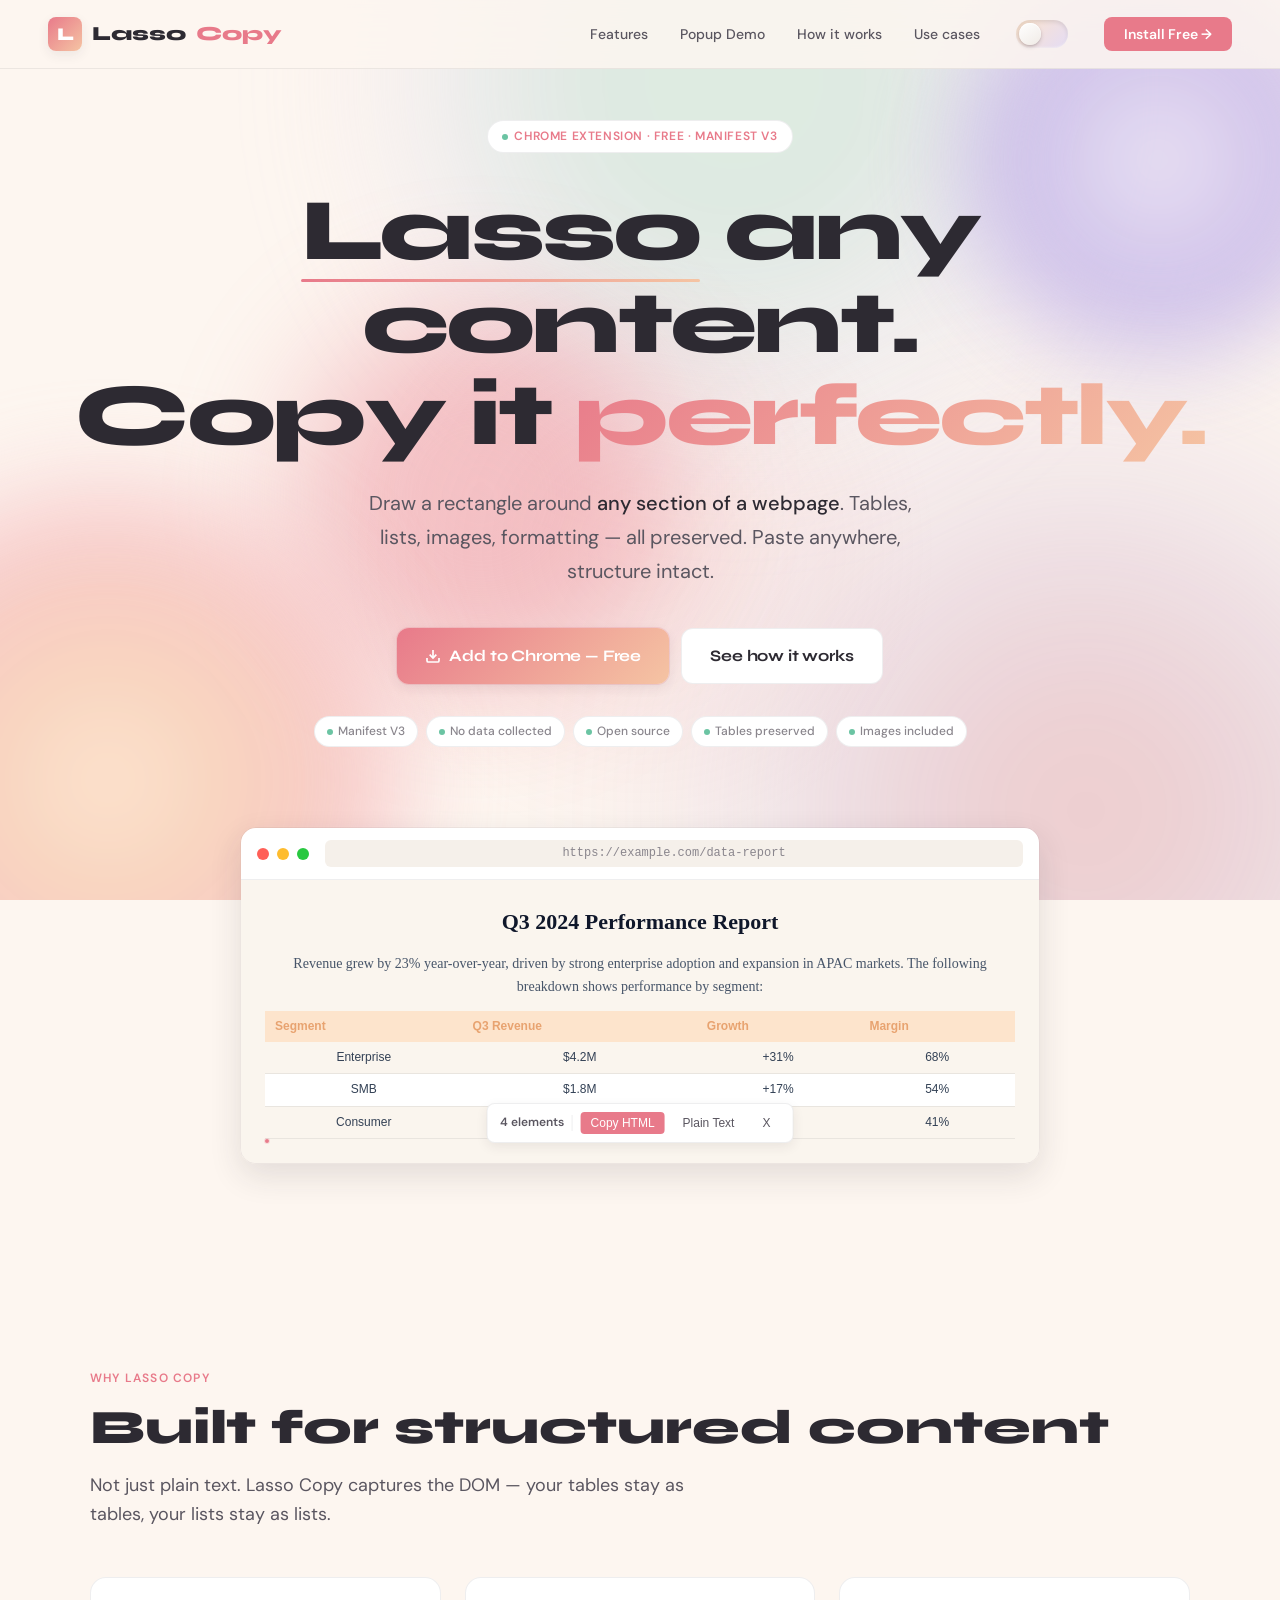
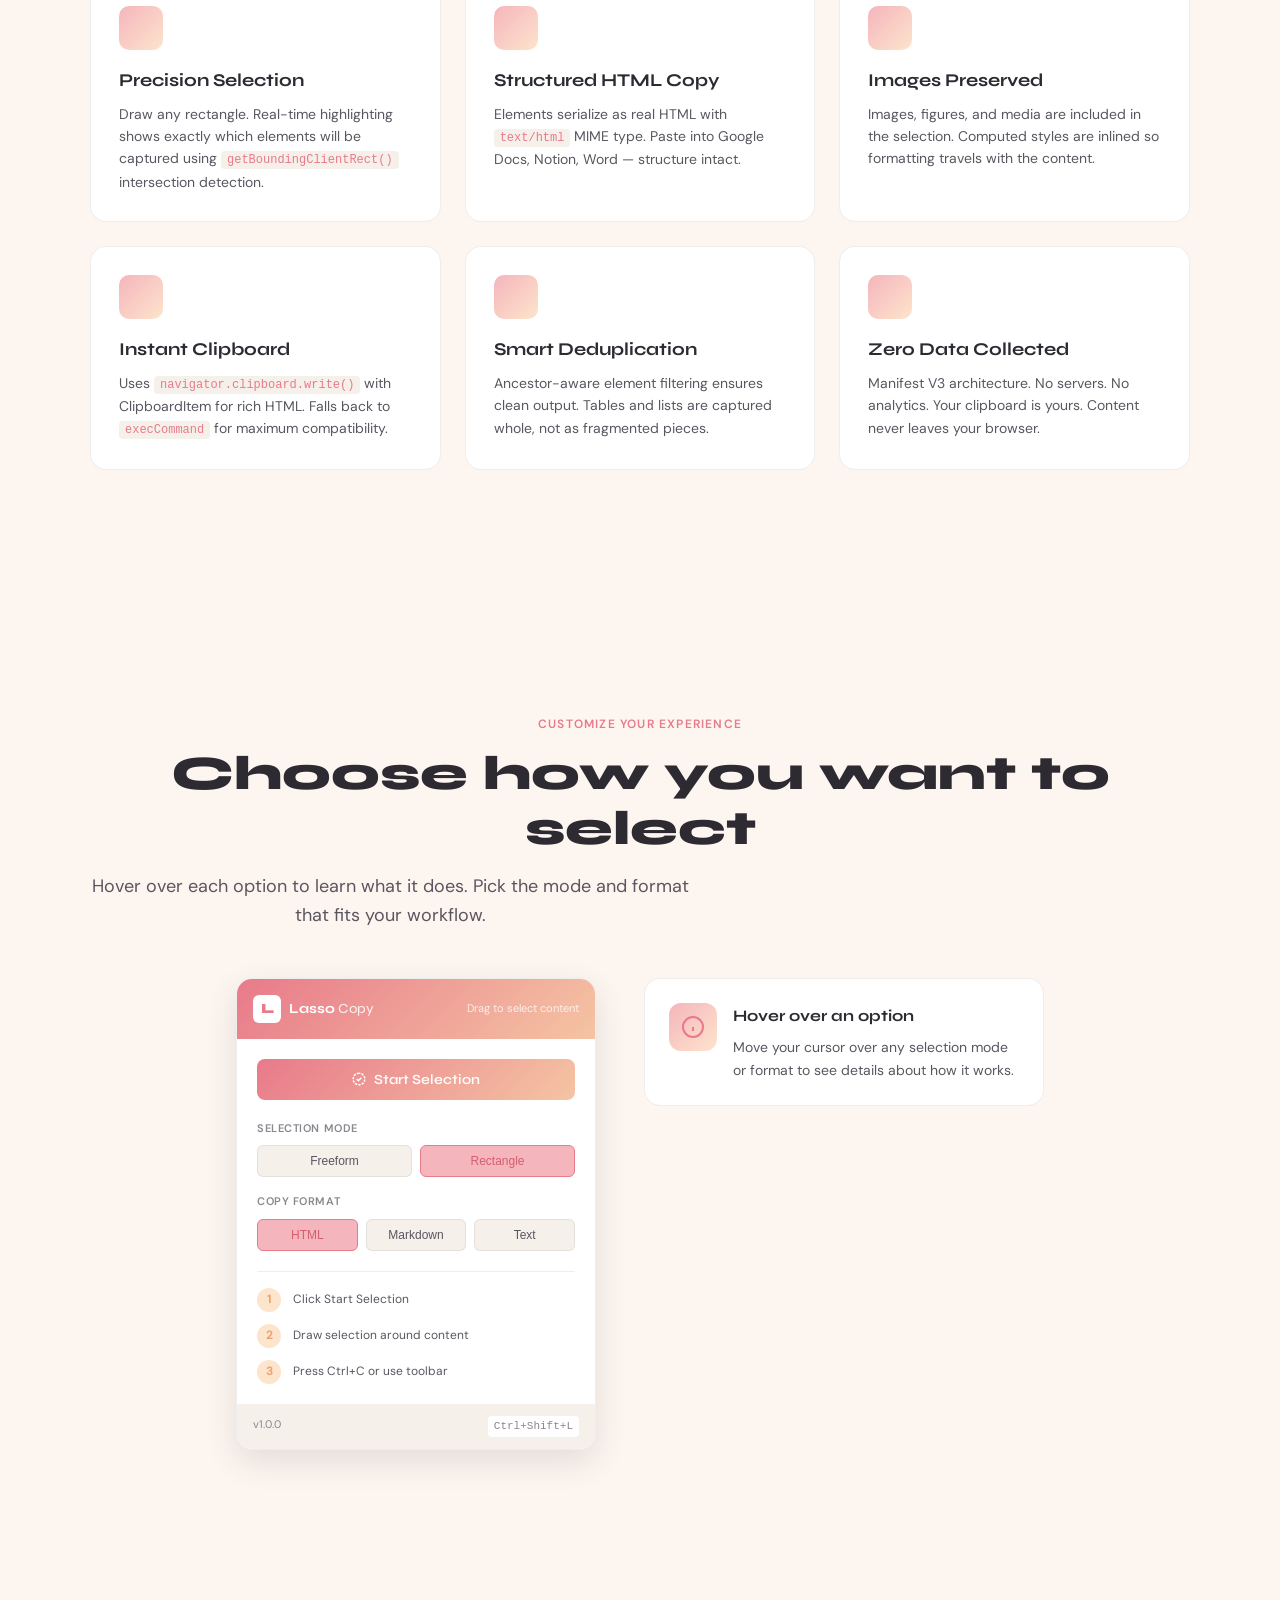
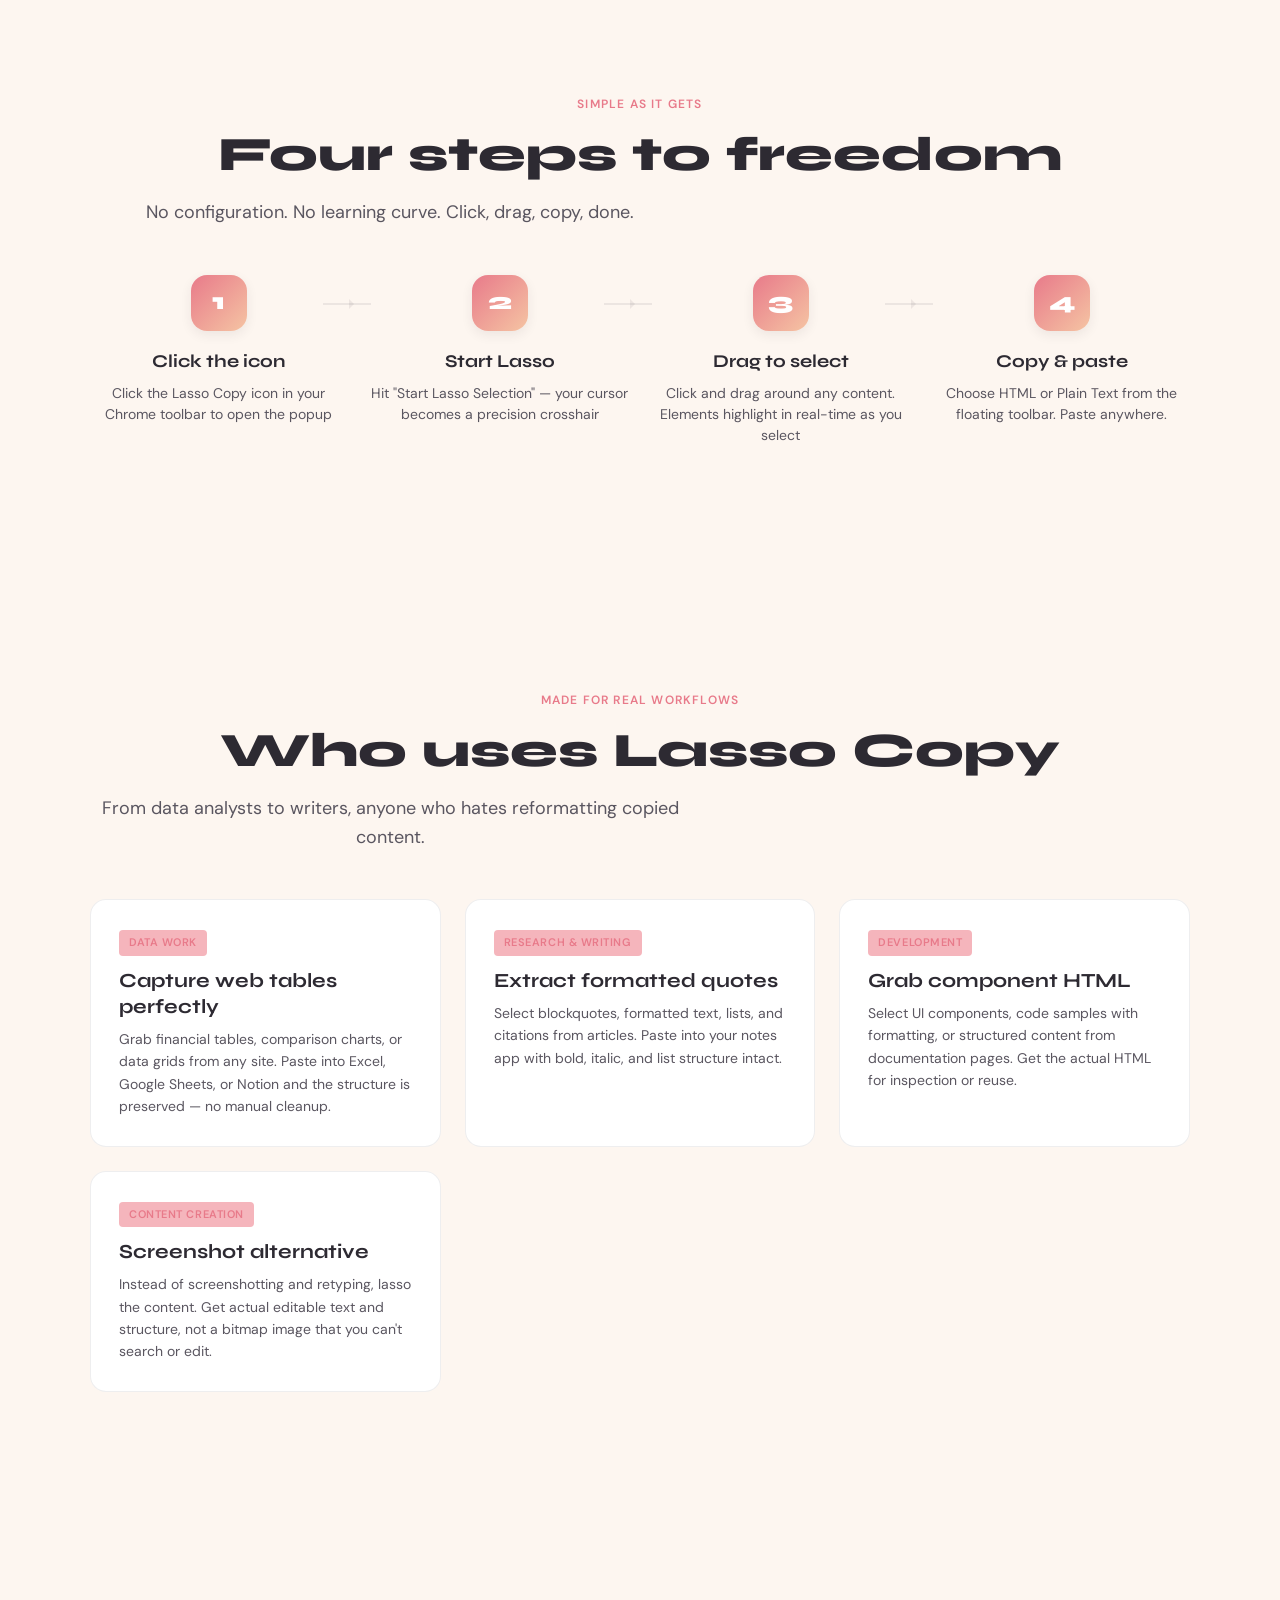
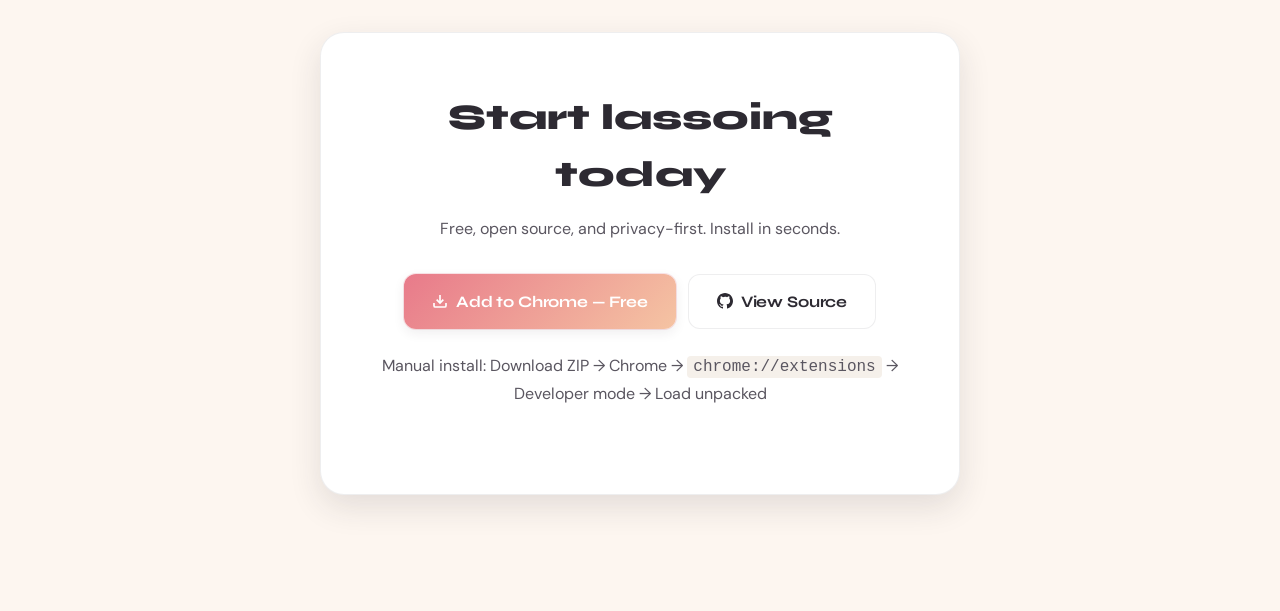
<file: extension/web/index.html>
<!-- web/index.html -->
<!doctype html>
<html lang="en">
  <head>
    <meta charset="UTF-8" />
    <meta name="viewport" content="width=device-width, initial-scale=1.0" />
    <title>Lasso Copy — Capture Any Webpage Content</title>
    <meta
      name="description"
      content="Draw a lasso around any webpage content. Copy structured HTML with tables, lists, images, and formatting preserved."
    />
    <link rel="preconnect" href="https://fonts.googleapis.com" />
    <link
      href="https://fonts.googleapis.com/css2?family=Syne:wght@400;600;700;800&family=DM+Sans:ital,wght@0,300;0,400;0,500;1,400&display=swap"
      rel="stylesheet"
    />
    <link rel="stylesheet" href="styles.css" />
  </head>
  <body>
    <!-- ─── PARALLAX BACKGROUND LAYERS ─── -->
    <div class="parallax-bg">
      <!-- Layer 5 - Deepest background (most blurred, slowest) -->
      <div class="blob blob-5" data-depth="0.05"></div>
      <!-- Layer 4 -->
      <div class="blob blob-4" data-depth="0.1"></div>
      <!-- Layer 3 -->
      <div class="blob blob-3" data-depth="0.2"></div>
      <!-- Layer 2 -->
      <div class="blob blob-2" data-depth="0.35"></div>
      <!-- Layer 1 - Closest (sharpest, fastest) -->
      <div class="blob blob-1" data-depth="0.5"></div>
    </div>

    <!-- ─── NAV ─── -->
    <nav>
      <a href="#" class="nav-logo">
        <div class="nav-logo-icon">L</div>
        Lasso <span>Copy</span>
      </a>
      <ul class="nav-links">
        <li><a href="#features">Features</a></li>
        <li><a href="#popup-demo">Popup Demo</a></li>
        <li><a href="#how-it-works">How it works</a></li>
        <li><a href="#use-cases">Use cases</a></li>
        <li>
          <!-- Theme Toggle -->
          <div
            class="theme-toggle"
            id="themeToggle"
            role="switch"
            aria-checked="false"
            aria-label="Toggle dark mode"
            tabindex="0"
          >
            <div class="toggle-track">
              <div class="toggle-knob"></div>
            </div>
          </div>
        </li>
        <li><a href="#install" class="nav-cta">Install Free →</a></li>
      </ul>
    </nav>

    <!-- ─── HERO ─── -->
    <section class="hero">
      <div class="hero-glow"></div>

      <div class="hero-badge">Chrome Extension · Free · Manifest V3</div>

      <h1>
        <span class="lasso-word">Lasso</span> any content.<br />
        Copy it <span class="accent">perfectly.</span>
      </h1>

      <p class="hero-sub">
        Draw a rectangle around <strong>any section of a webpage</strong>.
        Tables, lists, images, formatting — all preserved. Paste anywhere,
        structure intact.
      </p>

      <div class="hero-actions">
        <a href="#install" class="btn-primary">
          <svg
            width="16"
            height="16"
            viewBox="0 0 24 24"
            fill="none"
            stroke="currentColor"
            stroke-width="2.5"
          >
            <path d="M21 15v4a2 2 0 0 1-2 2H5a2 2 0 0 1-2-2v-4" />
            <polyline points="7,10 12,15 17,10" />
            <line x1="12" y1="15" x2="12" y2="3" />
          </svg>
          Add to Chrome — Free
        </a>
        <a href="#how-it-works" class="btn-secondary"> See how it works </a>
      </div>

      <div class="tech-badges">
        <span class="tech-badge">Manifest V3</span>
        <span class="tech-badge">No data collected</span>
        <span class="tech-badge">Open source</span>
        <span class="tech-badge">Tables preserved</span>
        <span class="tech-badge">Images included</span>
      </div>

      <!-- DEMO WINDOW -->
      <div class="demo-container">
        <div class="demo-window">
          <div class="demo-titlebar">
            <div class="dot dot-red"></div>
            <div class="dot dot-yellow"></div>
            <div class="dot dot-green"></div>
            <div class="demo-url">https://example.com/data-report</div>
          </div>
          <div class="demo-content">
            <div class="fake-article">
              <h2>Q3 2024 Performance Report</h2>
              <p>
                Revenue grew by 23% year-over-year, driven by strong enterprise
                adoption and expansion in APAC markets. The following breakdown
                shows performance by segment:
              </p>

              <table class="fake-table">
                <thead>
                  <tr>
                    <th>Segment</th>
                    <th>Q3 Revenue</th>
                    <th>Growth</th>
                    <th>Margin</th>
                  </tr>
                </thead>
                <tbody>
                  <tr>
                    <td>Enterprise</td>
                    <td>$4.2M</td>
                    <td>+31%</td>
                    <td>68%</td>
                  </tr>
                  <tr>
                    <td>SMB</td>
                    <td>$1.8M</td>
                    <td>+17%</td>
                    <td>54%</td>
                  </tr>
                  <tr>
                    <td>Consumer</td>
                    <td>$0.9M</td>
                    <td>+8%</td>
                    <td>41%</td>
                  </tr>
                </tbody>
              </table>
            </div>

            <!-- Animated lasso -->
            <div class="lasso-demo"></div>

            <!-- Animated toolbar -->
            <div class="toolbar-demo">
              <span class="tb-count">4 elements</span>
              <div class="tb-divider"></div>
              <button class="tb-btn">Copy HTML</button>
              <button class="tb-btn tb-btn-ghost">Plain Text</button>
              <button class="tb-btn tb-btn-ghost tb-btn-small">X</button>
            </div>
          </div>
        </div>
      </div>
    </section>

    <!-- ─── FEATURES ─── -->
    <section class="features" id="features">
      <div class="container">
        <div class="section-label">Why Lasso Copy</div>
        <h2 class="section-title">Built for structured content</h2>
        <p class="section-sub">
          Not just plain text. Lasso Copy captures the DOM — your tables stay as
          tables, your lists stay as lists.
        </p>

        <div class="features-grid">
          <div class="feature-card">
            <div class="feature-icon"></div>
            <h3>Precision Selection</h3>
            <p>
              Draw any rectangle. Real-time highlighting shows exactly which
              elements will be captured using
              <code>getBoundingClientRect()</code> intersection detection.
            </p>
          </div>
          <div class="feature-card">
            <div class="feature-icon"></div>
            <h3>Structured HTML Copy</h3>
            <p>
              Elements serialize as real HTML with <code>text/html</code> MIME
              type. Paste into Google Docs, Notion, Word — structure intact.
            </p>
          </div>
          <div class="feature-card">
            <div class="feature-icon"></div>
            <h3>Images Preserved</h3>
            <p>
              Images, figures, and media are included in the selection. Computed
              styles are inlined so formatting travels with the content.
            </p>
          </div>
          <div class="feature-card">
            <div class="feature-icon"></div>
            <h3>Instant Clipboard</h3>
            <p>
              Uses <code>navigator.clipboard.write()</code> with ClipboardItem
              for rich HTML. Falls back to <code>execCommand</code> for maximum
              compatibility.
            </p>
          </div>
          <div class="feature-card">
            <div class="feature-icon"></div>
            <h3>Smart Deduplication</h3>
            <p>
              Ancestor-aware element filtering ensures clean output. Tables and
              lists are captured whole, not as fragmented pieces.
            </p>
          </div>
          <div class="feature-card">
            <div class="feature-icon"></div>
            <h3>Zero Data Collected</h3>
            <p>
              Manifest V3 architecture. No servers. No analytics. Your clipboard
              is yours. Content never leaves your browser.
            </p>
          </div>
        </div>
      </div>
    </section>

    <!-- ─── POPUP DEMO ─── -->
    <section class="popup-demo" id="popup-demo">
      <div class="container">
        <div class="popup-demo-content">
          <div class="section-label">Customize Your Experience</div>
          <h2 class="section-title">Choose how you want to select</h2>
          <p class="section-sub">
            Hover over each option to learn what it does. Pick the mode and
            format that fits your workflow.
          </p>
        </div>

        <div class="popup-demo-layout">
          <!-- Left Column: Popup Mock (loaded via fetch) -->
          <div class="popup-column">
            <div id="popup-container"></div>
          </div>

          <!-- Right Column: Info Panel -->
          <div class="info-column">
            <div class="info-panel" id="infoPanel">
              <div class="info-panel-icon">
                <svg
                  width="24"
                  height="24"
                  viewBox="0 0 24 24"
                  fill="none"
                  stroke="currentColor"
                  stroke-width="2"
                >
                  <circle cx="12" cy="12" r="10" />
                  <path d="M12 16v-4" />
                  <path d="M12 8h.01" />
                </svg>
              </div>
              <div class="info-panel-content">
                <h4 class="info-panel-title">Hover over an option</h4>
                <p class="info-panel-text">
                  Move your cursor over any selection mode or format to see
                  details about how it works.
                </p>
              </div>
            </div>
          </div>
        </div>
      </div>
    </section>

    <!-- Load Popup Demo via fetch -->
    <script>
      fetch("popup_demo.html")
        .then((res) => res.text())
        .then((data) => {
          document.getElementById("popup-container").innerHTML = data;

          // Initialize tooltip info panel after content loads
          const options = document.querySelectorAll(
            "#popup-container .popup-option",
          );
          const infoPanel = document.getElementById("infoPanel");
          const infoTitle = infoPanel.querySelector(".info-panel-title");
          const infoText = infoPanel.querySelector(".info-panel-text");

          const defaultTitle = "Hover over an option";
          const defaultText =
            "Move your cursor over any selection mode or format to see details about how it works.";

          const optionNames = {
            Freeform: "Freeform Selection",
            Rectangle: "Rectangle Selection",
            HTML: "HTML Format",
            Markdown: "Markdown Format",
            Text: "Plain Text Format",
          };

          options.forEach((option) => {
            option.addEventListener("mouseenter", function () {
              const info = this.getAttribute("data-info");
              const optionName = this.textContent.trim();

              if (info) {
                const parts = info.split(" - ");
                if (parts.length > 1) {
                  infoTitle.textContent = parts[0];
                  infoText.textContent = parts[1];
                } else {
                  infoTitle.textContent = optionNames[optionName] || optionName;
                  infoText.textContent = info;
                }
                infoPanel.classList.add("active");
              }
            });

            option.addEventListener("mouseleave", function () {
              infoTitle.textContent = defaultTitle;
              infoText.textContent = defaultText;
              infoPanel.classList.remove("active");
            });
          });
        });
    </script>

    <!-- ─── HOW IT WORKS ─── -->
    <section class="how-it-works" id="how-it-works">
      <div class="container">
        <div class="section-label">Simple as it gets</div>
        <h2 class="section-title">Four steps to freedom</h2>
        <p class="section-sub">
          No configuration. No learning curve. Click, drag, copy, done.
        </p>

        <div class="steps">
          <div class="step-item step-connector">
            <div class="step-number">1</div>
            <h4>Click the icon</h4>
            <p>
              Click the Lasso Copy icon in your Chrome toolbar to open the popup
            </p>
          </div>
          <div class="step-item step-connector">
            <div class="step-number">2</div>
            <h4>Start Lasso</h4>
            <p>
              Hit "Start Lasso Selection" — your cursor becomes a precision
              crosshair
            </p>
          </div>
          <div class="step-item step-connector">
            <div class="step-number">3</div>
            <h4>Drag to select</h4>
            <p>
              Click and drag around any content. Elements highlight in real-time
              as you select
            </p>
          </div>
          <div class="step-item">
            <div class="step-number">4</div>
            <h4>Copy & paste</h4>
            <p>
              Choose HTML or Plain Text from the floating toolbar. Paste
              anywhere.
            </p>
          </div>
        </div>
      </div>
    </section>

    <!-- ─── USE CASES ─── -->
    <section class="use-cases" id="use-cases">
      <div class="container">
        <div class="section-label">Made for real workflows</div>
        <h2 class="section-title">Who uses Lasso Copy</h2>
        <p class="section-sub">
          From data analysts to writers, anyone who hates reformatting copied
          content.
        </p>

        <div class="cases-grid">
          <div class="case-card">
            <span class="case-tag">Data Work</span>
            <h3>Capture web tables perfectly</h3>
            <p>
              Grab financial tables, comparison charts, or data grids from any
              site. Paste into Excel, Google Sheets, or Notion and the structure
              is preserved — no manual cleanup.
            </p>
          </div>
          <div class="case-card">
            <span class="case-tag">Research & Writing</span>
            <h3>Extract formatted quotes</h3>
            <p>
              Select blockquotes, formatted text, lists, and citations from
              articles. Paste into your notes app with bold, italic, and list
              structure intact.
            </p>
          </div>
          <div class="case-card">
            <span class="case-tag">Development</span>
            <h3>Grab component HTML</h3>
            <p>
              Select UI components, code samples with formatting, or structured
              content from documentation pages. Get the actual HTML for
              inspection or reuse.
            </p>
          </div>
          <div class="case-card">
            <span class="case-tag">Content Creation</span>
            <h3>Screenshot alternative</h3>
            <p>
              Instead of screenshotting and retyping, lasso the content. Get
              actual editable text and structure, not a bitmap image that you
              can't search or edit.
            </p>
          </div>
        </div>
      </div>
    </section>

    <!-- ─── CTA ─── -->
    <section class="cta-section" id="install">
      <div class="container">
        <div class="cta-box">
          <h2>Start lassoing today</h2>
          <p>Free, open source, and privacy-first. Install in seconds.</p>
          <div class="cta-actions">
            <a
              href="#"
              class="btn-primary"
              onclick="
                this.textContent = 'Download the ZIP below';
                return false;
              "
            >
              <svg
                width="16"
                height="16"
                viewBox="0 0 24 24"
                fill="none"
                stroke="currentColor"
                stroke-width="2.5"
              >
                <path d="M21 15v4a2 2 0 0 1-2 2H5a2 2 0 0 1-2-2v-4" />
                <polyline points="7,10 12,15 17,10" />
                <line x1="12" y1="15" x2="12" y2="3" />
              </svg>
              Add to Chrome — Free
            </a>
            <a
              href="https://github.com/KruthikKoundinyas/Lasso"
              class="btn-secondary"
              target="_blank"
              rel="noopener noreferrer"
            >
              <svg
                width="16"
                height="16"
                viewBox="0 0 24 24"
                fill="currentColor"
              >
                <path
                  d="M12 0C5.374 0 0 5.373 0 12c0 5.302 3.438 9.8 8.207 11.387.599.111.793-.261.793-.577v-2.234c-3.338.726-4.033-1.416-4.033-1.416-.546-1.387-1.333-1.756-1.333-1.756-1.089-.745.083-.729.083-.729 1.205.084 1.839 1.237 1.839 1.237 1.07 1.834 2.807 1.304 3.492.997.107-.775.418-1.305.762-1.604-2.665-.305-5.467-1.334-5.467-5.931 0-1.311.469-2.381 1.236-3.221-.124-.303-.535-1.524.117-3.176 0 0 1.008-.322 3.301 1.23A11.509 11.509 0 0 1 12 5.803c1.02.005 2.047.138 3.006.404 2.291-1.552 3.297-1.23 3.297-1.23.653 1.653.242 2.874.118 3.176.77.84 1.235 1.911 1.235 3.221 0 4.609-2.807 5.624-5.479 5.929.43.372.823 1.102.823 2.222v3.293c0 .319.192.694.801.576C20.566 21.797 24 17.3 24 12c0-6.627-5.373-12-12-12z"
                />
              </svg>
              View Source
            </a>
          </div>

          <p class="manual-install-text">
            Manual install: Download ZIP → Chrome →
            <code>chrome://extensions</code> → Developer mode → Load unpacked
          </p>
        </div>
      </div>
    </section>

    <!-- ─── JAVASCRIPT FOR PARALLAX & THEME ─── -->
    <script>
      // Theme Management
      (function () {
        const toggle = document.getElementById("themeToggle");

        // Check for saved theme preference or use system preference
        function getPreferredTheme() {
          const saved = localStorage.getItem("theme");
          if (saved) return saved;
          return window.matchMedia("(prefers-color-scheme: dark)").matches
            ? "dark"
            : "light";
        }

        // Apply theme
        function applyTheme(theme) {
          document.body.classList.remove("light-theme", "dark-theme");
          document.body.classList.add(theme + "-theme");
          localStorage.setItem("theme", theme);

          // Update toggle state
          const isDark = theme === "dark";
          toggle.setAttribute("aria-checked", isDark);
          toggle.classList.toggle("dark", isDark);
        }

        // Initialize theme
        applyTheme(getPreferredTheme());

        // Toggle on click
        toggle.addEventListener("click", function () {
          const currentTheme = document.body.classList.contains("dark-theme")
            ? "dark"
            : "light";
          applyTheme(currentTheme === "dark" ? "light" : "dark");
        });

        // Toggle on Enter/Space key
        toggle.addEventListener("keydown", function (e) {
          if (e.key === "Enter" || e.key === " ") {
            e.preventDefault();
            toggle.click();
          }
        });

        // Listen for system theme changes
        window
          .matchMedia("(prefers-color-scheme: dark)")
          .addEventListener("change", function (e) {
            if (!localStorage.getItem("theme")) {
              applyTheme(e.matches ? "dark" : "light");
            }
          });
      })();

      // Parallax Background System
      (function () {
        "use strict";

        // Wait for DOM to be ready
        if (document.readyState === "loading") {
          document.addEventListener("DOMContentLoaded", initParallax);
        } else {
          initParallax();
        }

        function initParallax() {
          console.log("Initializing parallax...");

          const blobs = document.querySelectorAll(".blob");
          console.log("Found blobs:", blobs.length);

          if (blobs.length === 0) {
            console.error("No blob elements found!");
            return;
          }

          const mouse = { x: 0, y: 0 };
          const target = { x: 0, y: 0 };

          // Get center of viewport
          function getCenter() {
            return {
              x: window.innerWidth / 2,
              y: window.innerHeight / 2,
            };
          }

          // Track mouse position
          document.addEventListener("mousemove", function (e) {
            const center = getCenter();
            mouse.x = (e.clientX - center.x) / center.x;
            mouse.y = (e.clientY - center.y) / center.y;
            // Debug: log when mouse moves
            // console.log('Mouse:', mouse.x, mouse.y);
          });

          // Smooth animation loop
          function animate() {
            // Lerp for smooth movement
            target.x += (mouse.x - target.x) * 0.08;
            target.y += (mouse.y - target.y) * 0.08;

            // Apply transform to each blob
            blobs.forEach(function (blob) {
              const depth = parseFloat(blob.getAttribute("data-depth")) || 0.1;
              const offsetX = target.x * depth * 80;
              const offsetY = target.y * depth * 60;
              blob.style.transform =
                "translate(" + offsetX + "px, " + offsetY + "px)";
            });

            requestAnimationFrame(animate);
          }

          // Start animation
          animate();
          console.log("Parallax animation started");
        }
      })();
    </script>
  </body>
</html>
</file>
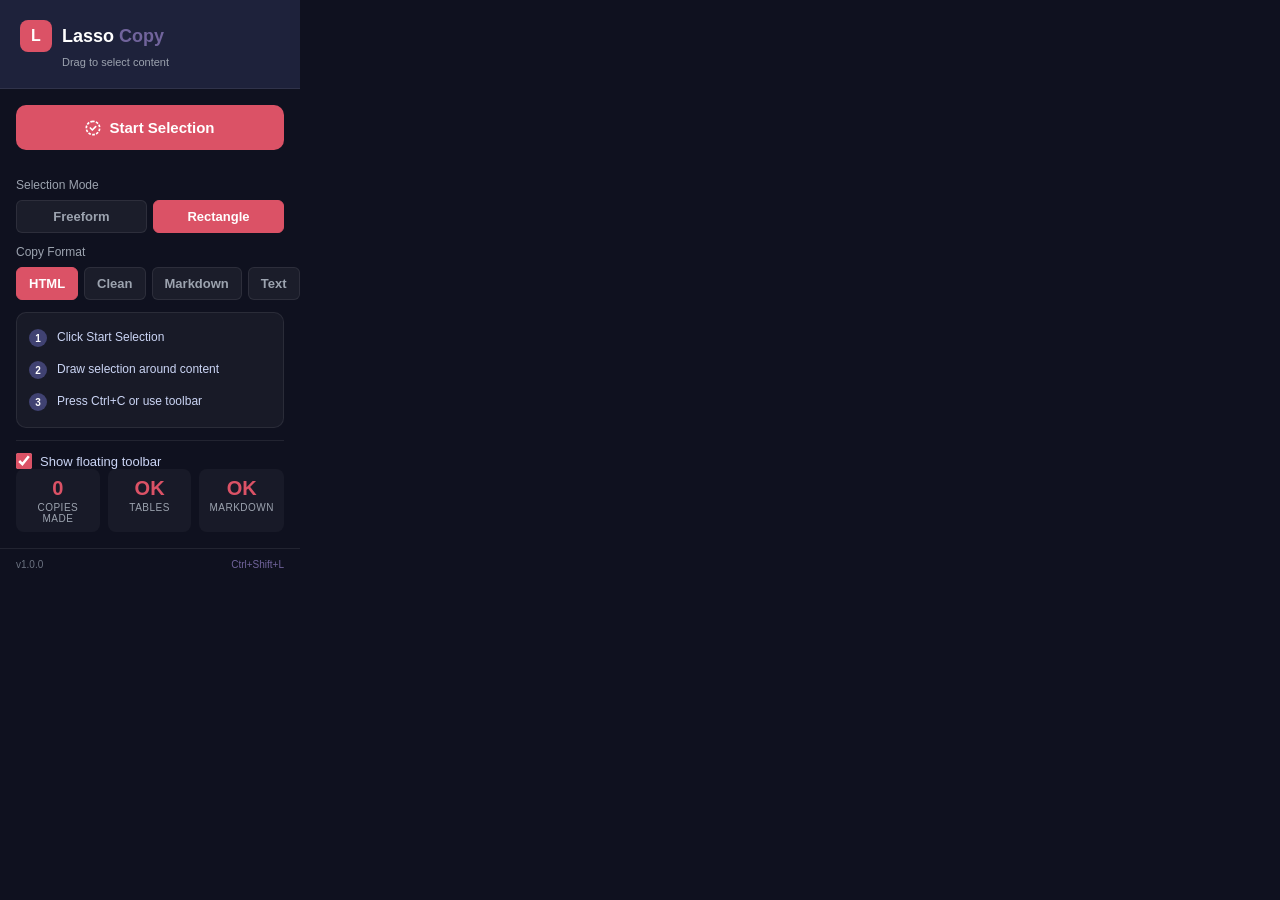
<file: extension/popup/popup.html>
<!-- extension/popup/popup.html -->
<!doctype html>
<html lang="en">
  <head>
    <meta charset="UTF-8" />
    <meta name="viewport" content="width=device-width, initial-scale=1.0" />
    <title>Lasso Copy</title>
    <link rel="stylesheet" href="popup.css" />
  </head>
  <body class="popup">
    <div class="header">
      <div class="logo">
        <div class="logo-icon">L</div>
        <div class="logo-text">Lasso <span>Copy</span></div>
      </div>
      <div class="tagline">Drag to select content</div>
    </div>

    <div class="body">
      <button class="main-btn" id="start-lasso">
        <svg
          width="16"
          height="16"
          viewBox="0 0 24 24"
          fill="none"
          stroke="currentColor"
          stroke-width="2.5"
        >
          <path
            d="M12 2C6.48 2 2 6.48 2 12s4.48 10 10 10 10-4.48 10-10S17.52 2 12 2z"
            stroke-dasharray="4 2"
          />
          <path
            d="M8 12l3 3 5-5"
            stroke-linecap="round"
            stroke-linejoin="round"
          />
        </svg>
        Start Selection
      </button>

      <div id="status-msg"></div>

      <!-- Selection Mode -->
      <div class="mode-section">
        <div class="mode-label">Selection Mode</div>
        <div class="mode-toggle">
          <button class="mode-btn" id="mode-freeform" data-mode="freeform">
            Freeform
          </button>
          <button
            class="mode-btn active"
            id="mode-rectangle"
            data-mode="rectangle"
          >
            Rectangle
          </button>
        </div>
      </div>

      <!-- Copy Format -->
      <div class="mode-section">
        <div class="mode-label">Copy Format</div>
        <div class="mode-toggle">
          <button class="mode-btn active" id="format-html" data-format="html">
            HTML
          </button>
          <button class="mode-btn" id="format-clean-html" data-format="clean-html">
            Clean
          </button>
          <button class="mode-btn" id="format-markdown" data-format="markdown">
            Markdown
          </button>
          <button class="mode-btn" id="format-text" data-format="text">
            Text
          </button>
        </div>
      </div>

      <div class="instructions">
        <div class="step">
          <div class="step-num">1</div>
          <div class="step-text">Click Start Selection</div>
        </div>
        <div class="step">
          <div class="step-num">2</div>
          <div class="step-text">Draw selection around content</div>
        </div>
        <div class="step">
          <div class="step-num">3</div>
          <div class="step-text">Press Ctrl+C or use toolbar</div>
        </div>
      </div>

      <div class="divider"></div>

      <!-- Settings -->
      <div class="settings-section">
        <label class="checkbox-label">
          <input type="checkbox" id="setting-toolbar" checked />
          <span>Show floating toolbar</span>
        </label>
      </div>

      <div class="stats">
        <div class="stat">
          <div class="stat-val" id="stat-copies">0</div>
          <div class="stat-label">Copies Made</div>
        </div>
        <div class="stat">
          <div class="stat-val">OK</div>
          <div class="stat-label">Tables</div>
        </div>
        <div class="stat">
          <div class="stat-val">OK</div>
          <div class="stat-label">Markdown</div>
        </div>
      </div>
    </div>

    <div class="footer">
      <span class="version">v1.0.0</span>
      <span class="tip">Ctrl+Shift+L</span>
    </div>

    <script src="popup.js"></script>
  </body>
</html>
</file>
<file: extension/web/styles.css>
/* web/styles.css - Lasso Copy Landing Page with Light/Dark Theme System */

/* ============================================
   CSS CUSTOM PROPERTIES - THEMING SYSTEM
   ============================================ */

/* Light Theme (Default) - Candy/Ice-cream palette */
:root,
.light-theme {
  /* Base colors - soft cream (NOT pure white) */
  --bg-base: #fdf6f0;
  --bg-surface: #faf5ee;
  --bg-elevated: #ffffff;

  /* Primary accent - coral pink */
  --primary: #e87a8a;
  --primary-light: #f5b5bc;
  --primary-dark: #d45f6f;

  /* Secondary accent - soft peach */
  --secondary: #f5c4a3;
  --secondary-light: #fde4cc;
  --secondary-dark: #e8a370;

  /* Tertiary - pastel lavender */
  --tertiary: #c4b5e8;
  --tertiary-light: #e4dcf5;
  --tertiary-dark: #a38fd0;

  /* Accent - mint green */
  --accent: #9dd5c0;
  --accent-light: #c5e8d9;
  --accent-dark: #6bc4a3;

  /* Text colors */
  --text-primary: #2d2a32;
  --text-secondary: #5a5660;
  --text-muted: #8a868d;

  /* Surface colors */
  --surface: #ffffff;
  --surface-hover: #f5f0ea;
  --surface-active: #ebe5de;

  /* Borders */
  --border: rgba(45, 42, 50, 0.08);
  --border-strong: rgba(45, 42, 50, 0.15);

  /* Shadows */
  --shadow-sm: 0 1px 3px rgba(45, 42, 50, 0.06);
  --shadow-md: 0 4px 12px rgba(45, 42, 50, 0.08);
  --shadow-lg: 0 12px 32px rgba(45, 42, 50, 0.12);
  --shadow-glow: 0 0 40px rgba(232, 122, 138, 0.15);

  /* Hero glow */
  --hero-glow: radial-gradient(
    ellipse at center,
    rgba(232, 122, 138, 0.12) 0%,
    transparent 70%
  );
}

/* Dark Theme - Deep blacks with glow accents */
.dark-theme {
  /* Base - deep black (NOT gray) */
  --bg-base: #0a0a0f;
  --bg-surface: #12121a;
  --bg-elevated: #1a1a24;

  /* Primary - neon pink/magenta glow */
  --primary: #ff4d7a;
  --primary-light: #ff7a9a;
  --primary-dark: #cc3d62;

  /* Secondary - warm orange glow */
  --secondary: #ff8c42;
  --secondary-light: #ffab70;
  --secondary-dark: #cc7035;

  /* Tertiary - purple/blue glow */
  --tertiary: #9d7aff;
  --tertiary-light: #b99aff;
  --tertiary-dark: #7e62cc;

  /* Accent - teal glow */
  --accent: #2dd4bf;
  --accent-light: #5eead4;
  --accent-dark: #14b8a6;

  /* Text colors */
  --text-primary: #f5f5f7;
  --text-secondary: #a1a1aa;
  --text-muted: #71717a;

  /* Surface colors */
  --surface: #16161e;
  --surface-hover: #1e1e28;
  --surface-active: #26262f;

  /* Borders */
  --border: rgba(255, 255, 255, 0.06);
  --border-strong: rgba(255, 255, 255, 0.12);

  /* Shadows */
  --shadow-sm: 0 1px 3px rgba(0, 0, 0, 0.3);
  --shadow-md: 0 4px 12px rgba(0, 0, 0, 0.4);
  --shadow-lg: 0 12px 32px rgba(0, 0, 0, 0.5);
  --shadow-glow: 0 0 40px rgba(255, 77, 122, 0.2);

  /* Hero glow - more subtle in dark mode */
  --hero-glow: radial-gradient(
    ellipse at center,
    rgba(255, 77, 122, 0.08) 0%,
    transparent 70%
  );
}

/* ============================================
   BASE STYLES
   ============================================ */

*,
*::before,
*::after {
  box-sizing: border-box;
  margin: 0;
  padding: 0;
}

html {
  scroll-behavior: smooth;
}

body {
  background: var(--bg-base);
  color: var(--text-primary);
  font-family: "DM Sans", sans-serif;
  font-size: 16px;
  line-height: 1.6;
  overflow-x: hidden;
  transition:
    background 0.5s ease,
    color 0.3s ease;
  min-height: 100vh;
}

h1,
h2,
h3,
h4,
.display {
  font-family: "Syne", sans-serif;
}

/* ============================================
   PARALLAX BACKGROUND SYSTEM
   ============================================ */

.parallax-bg {
  position: fixed;
  top: 0;
  left: 0;
  width: 100%;
  height: 100%;
  z-index: -1;
  overflow: hidden;
  pointer-events: none;
}

/* Blob base styles */
.blob {
  position: absolute;
  border-radius: 50%;
  will-change: transform;
  transition: opacity 0.5s ease;
}

/* Layer 1 - Closest (sharpest, fastest movement) - Lavender/Mint */
.blob-1 {
  width: 500px;
  height: 500px;
  top: -10%;
  right: -10%;
  background: radial-gradient(
    circle,
    var(--tertiary-light) 0%,
    var(--tertiary) 40%,
    transparent 70%
  );
  filter: blur(30px);
  opacity: 0.8;
  animation: float-1 20s ease-in-out infinite;
}

/* Layer 2 - Peach/Pink */
.blob-2 {
  width: 600px;
  height: 600px;
  bottom: -20%;
  left: -15%;
  background: radial-gradient(
    circle,
    var(--secondary-light) 0%,
    var(--secondary) 30%,
    var(--primary-light) 60%,
    transparent 80%
  );
  filter: blur(50px);
  opacity: 0.7;
  animation: float-2 25s ease-in-out infinite;
}

/* Layer 3 - Pink/Coral */
.blob-3 {
  width: 450px;
  height: 450px;
  top: 30%;
  left: 20%;
  background: radial-gradient(
    circle,
    var(--primary-light) 0%,
    var(--primary) 40%,
    transparent 70%
  );
  filter: blur(60px);
  opacity: 0.5;
  animation: float-3 30s ease-in-out infinite;
}

/* Layer 4 - Mint/Teal */
.blob-4 {
  width: 700px;
  height: 700px;
  top: -30%;
  left: 30%;
  background: radial-gradient(
    circle,
    var(--accent-light) 0%,
    var(--accent) 30%,
    var(--tertiary-light) 60%,
    transparent 75%
  );
  filter: blur(80px);
  opacity: 0.4;
  animation: float-4 35s ease-in-out infinite;
}

/* Layer 5 - Deepest (most blurred, slowest) */
.blob-5 {
  width: 900px;
  height: 900px;
  bottom: -40%;
  right: -20%;
  background: radial-gradient(
    circle,
    var(--secondary-dark) 0%,
    var(--primary-dark) 20%,
    var(--tertiary-dark) 40%,
    transparent 60%
  );
  filter: blur(120px);
  opacity: 0.3;
  animation: float-5 40s ease-in-out infinite;
}

/* Dark theme blob adjustments */
.dark-theme .blob-1 {
  background: radial-gradient(
    circle,
    var(--tertiary-dark) 0%,
    rgba(157, 122, 255, 0.4) 40%,
    transparent 70%
  );
  filter: blur(40px);
}

.dark-theme .blob-2 {
  background: radial-gradient(
    circle,
    rgba(255, 140, 66, 0.3) 0%,
    var(--secondary-dark) 30%,
    rgba(255, 77, 122, 0.3) 60%,
    transparent 80%
  );
  filter: blur(60px);
}

.dark-theme .blob-3 {
  background: radial-gradient(
    circle,
    rgba(255, 77, 122, 0.4) 0%,
    var(--primary-dark) 40%,
    transparent 70%
  );
  filter: blur(70px);
}

.dark-theme .blob-4 {
  background: radial-gradient(
    circle,
    var(--accent-dark) 0%,
    rgba(45, 212, 191, 0.3) 30%,
    rgba(157, 122, 255, 0.2) 60%,
    transparent 75%
  );
  filter: blur(90px);
}

.dark-theme .blob-5 {
  background: radial-gradient(
    circle,
    rgba(255, 77, 122, 0.2) 0%,
    rgba(157, 62, 204, 0.3) 20%,
    rgba(45, 212, 191, 0.2) 40%,
    transparent 60%
  );
  filter: blur(140px);
}

/* Floating animations - seamless looping */
@keyframes float-1 {
  0%,
  100% {
    transform: translate(0, 0) scale(1);
  }
  25% {
    transform: translate(30px, -20px) scale(1.05);
  }
  50% {
    transform: translate(-20px, 20px) scale(0.95);
  }
  75% {
    transform: translate(-30px, -10px) scale(1.02);
  }
}

@keyframes float-2 {
  0%,
  100% {
    transform: translate(0, 0) scale(1);
  }
  33% {
    transform: translate(-40px, 30px) scale(1.08);
  }
  66% {
    transform: translate(20px, -25px) scale(0.92);
  }
}

@keyframes float-3 {
  0%,
  100% {
    transform: translate(0, 0) scale(1);
  }
  20% {
    transform: translate(25px, 15px) scale(1.03);
  }
  40% {
    transform: translate(-15px, -30px) scale(0.97);
  }
  60% {
    transform: translate(35px, -10px) scale(1.05);
  }
  80% {
    transform: translate(-25px, 20px) scale(0.98);
  }
}

@keyframes float-4 {
  0%,
  100% {
    transform: translate(0, 0) rotate(0deg);
  }
  50% {
    transform: translate(-50px, 40px) rotate(5deg);
  }
}

@keyframes float-5 {
  0%,
  100% {
    transform: translate(0, 0) scale(1);
  }
  25% {
    transform: translate(40px, -30px) scale(1.1);
  }
  50% {
    transform: translate(-30px, -50px) scale(0.9);
  }
  75% {
    transform: translate(-50px, 30px) scale(1.05);
  }
}

/* ============================================
   NAVIGATION
   ============================================ */

nav {
  position: fixed;
  top: 0;
  left: 0;
  right: 0;
  z-index: 100;
  display: flex;
  align-items: center;
  justify-content: space-between;
  padding: 16px 48px;
  border-bottom: 1px solid var(--border);
  background: rgba(253, 246, 240, 0.85);
  -webkit-backdrop-filter: blur(16px);
  backdrop-filter: blur(16px);
  transition: all 0.4s ease;
}

.dark-theme nav {
  background: rgba(10, 10, 15, 0.85);
}

.nav-logo {
  display: flex;
  align-items: center;
  gap: 10px;
  font-family: "Syne", sans-serif;
  font-size: 20px;
  font-weight: 800;
  color: var(--text-primary);
  text-decoration: none;
}

.nav-logo-icon {
  width: 34px;
  height: 34px;
  background: linear-gradient(135deg, var(--primary), var(--secondary));
  border-radius: 8px;
  display: flex;
  align-items: center;
  justify-content: center;
  font-size: 18px;
  color: white;
  box-shadow: var(--shadow-md);
}

.nav-logo span {
  color: var(--primary);
}

.nav-links {
  display: flex;
  align-items: center;
  gap: 32px;
  list-style: none;
}

.nav-links a {
  color: var(--text-secondary);
  text-decoration: none;
  font-size: 14px;
  font-weight: 500;
  transition: color 0.2s;
}

.nav-links a:hover {
  color: var(--text-primary);
}

.nav-cta {
  background: var(--primary);
  color: white !important;
  padding: 8px 20px;
  border-radius: 8px;
  font-weight: 600 !important;
  transition: all 0.2s !important;
}

.nav-cta:hover {
  background: var(--primary-dark) !important;
  color: white !important;
  transform: translateY(-1px);
}

/* ============================================
   THEME TOGGLE (DIV-BASED)
   ============================================ */

.theme-toggle {
  position: relative;
  cursor: pointer;
  padding: 4px;
  outline: none;
  -webkit-tap-highlight-color: transparent;
}

.theme-toggle:focus-visible {
  outline: 2px solid var(--primary);
  outline-offset: 2px;
  border-radius: 20px;
}

.toggle-track {
  width: 52px;
  height: 28px;
  background: linear-gradient(
    135deg,
    var(--secondary-light) 0%,
    var(--tertiary-light) 100%
  );
  border-radius: 14px;
  position: relative;
  transition: all 0.4s cubic-bezier(0.4, 0, 0.2, 1);
  box-shadow:
    inset 0 2px 4px rgba(0, 0, 0, 0.1),
    inset 0 -1px 2px rgba(255, 255, 255, 0.5);
}

.dark-theme .toggle-track {
  background: linear-gradient(135deg, #1a1a24 0%, #2a2a3a 100%);
  box-shadow:
    inset 0 2px 4px rgba(0, 0, 0, 0.3),
    inset 0 -1px 2px rgba(255, 255, 255, 0.05),
    0 0 12px rgba(255, 77, 122, 0.2);
}

.toggle-knob {
  position: absolute;
  top: 3px;
  left: 3px;
  width: 22px;
  height: 22px;
  background: linear-gradient(145deg, #ffffff 0%, #f0ebe6 100%);
  border-radius: 50%;
  transition: all 0.4s cubic-bezier(0.4, 0, 0.2, 1);
  box-shadow:
    0 2px 4px rgba(0, 0, 0, 0.15),
    0 1px 2px rgba(0, 0, 0, 0.1),
    inset 0 1px 1px rgba(255, 255, 255, 0.9);
}

.dark-theme .toggle-knob {
  left: 27px;
  background: linear-gradient(145deg, #2dd4bf 0%, #14b8a6 100%);
  box-shadow:
    0 2px 6px rgba(0, 0, 0, 0.3),
    0 0 12px rgba(45, 212, 191, 0.4),
    inset 0 1px 1px rgba(255, 255, 255, 0.2);
}

/* ============================================
   HERO SECTION
   ============================================ */

.hero {
  min-height: 100vh;
  display: flex;
  flex-direction: column;
  align-items: center;
  justify-content: center;
  text-align: center;
  padding: 120px 24px 80px;
  position: relative;
  z-index: 1;
}

.hero-glow {
  position: absolute;
  top: 20%;
  left: 50%;
  transform: translateX(-50%);
  width: 600px;
  height: 600px;
  background: var(--hero-glow);
  pointer-events: none;
  z-index: -1;
}

.hero-badge {
  display: inline-flex;
  align-items: center;
  gap: 6px;
  background: var(--surface);
  border: 1px solid var(--border);
  color: var(--primary);
  padding: 6px 14px;
  border-radius: 100px;
  font-size: 12px;
  font-weight: 600;
  letter-spacing: 0.05em;
  text-transform: uppercase;
  margin-bottom: 32px;
  animation: fadeUp 0.6s ease both;
  transition: all 0.3s ease;
}

.hero-badge::before {
  content: "";
  width: 6px;
  height: 6px;
  background: var(--accent-dark);
  border-radius: 50%;
  animation: pulse-dot 2s ease infinite;
}

@keyframes pulse-dot {
  0%,
  100% {
    opacity: 1;
    transform: scale(1);
  }
  50% {
    opacity: 0.5;
    transform: scale(1.3);
  }
}

h1 {
  font-size: clamp(48px, 7vw, 88px);
  font-weight: 800;
  line-height: 1.05;
  letter-spacing: -0.03em;
  color: var(--text-primary);
  margin-bottom: 24px;
  animation: fadeUp 0.7s 0.1s ease both;
}

h1 .accent {
  background: linear-gradient(135deg, var(--primary), var(--secondary));
  -webkit-background-clip: text;
  -webkit-text-fill-color: transparent;
  background-clip: text;
}

h1 .lasso-word {
  position: relative;
  display: inline-block;
}

h1 .lasso-word::after {
  content: "";
  position: absolute;
  bottom: -4px;
  left: 0;
  right: 0;
  height: 3px;
  background: linear-gradient(90deg, var(--primary), var(--secondary));
  border-radius: 2px;
  animation: underline-grow 0.8s 0.6s ease both;
  transform-origin: left;
}

@keyframes underline-grow {
  from {
    transform: scaleX(0);
  }
  to {
    transform: scaleX(1);
  }
}

.hero-sub {
  font-size: clamp(16px, 2.5vw, 20px);
  color: var(--text-secondary);
  max-width: 560px;
  line-height: 1.7;
  margin-bottom: 40px;
  animation: fadeUp 0.7s 0.2s ease both;
}

.hero-sub strong {
  color: var(--text-primary);
  font-weight: 500;
}

@keyframes fadeUp {
  from {
    opacity: 0;
    transform: translateY(20px);
  }
  to {
    opacity: 1;
    transform: translateY(0);
  }
}

/* Hero Actions */
.hero-actions {
  display: flex;
  gap: 12px;
  justify-content: center;
  flex-wrap: wrap;
  animation: fadeUp 0.7s 0.3s ease both;
}

.btn-primary {
  display: inline-flex;
  align-items: center;
  gap: 8px;
  background: linear-gradient(135deg, var(--primary), var(--secondary));
  color: white;
  padding: 14px 28px;
  border-radius: 12px;
  font-family: "Syne", sans-serif;
  font-size: 16px;
  font-weight: 700;
  text-decoration: none;
  transition: all 0.3s ease;
  box-shadow:
    var(--shadow-md),
    0 0 0 1px rgba(232, 122, 138, 0.2);
  letter-spacing: -0.01em;
}

.btn-primary:hover {
  transform: translateY(-2px);
  box-shadow:
    var(--shadow-lg),
    0 0 0 1px rgba(232, 122, 138, 0.3);
}

.btn-secondary {
  display: inline-flex;
  align-items: center;
  gap: 8px;
  background: var(--surface);
  color: var(--text-primary);
  padding: 14px 28px;
  border-radius: 12px;
  font-family: "Syne", sans-serif;
  font-size: 16px;
  font-weight: 700;
  text-decoration: none;
  border: 1px solid var(--border);
  transition: all 0.3s ease;
  letter-spacing: -0.01em;
}

.btn-secondary:hover {
  background: var(--surface-hover);
  border-color: var(--border-strong);
  transform: translateY(-1px);
}

/* Tech Badges */
.tech-badges {
  display: flex;
  gap: 8px;
  justify-content: center;
  flex-wrap: wrap;
  margin-top: 32px;
}

.tech-badge {
  display: inline-flex;
  align-items: center;
  gap: 5px;
  background: var(--surface);
  border: 1px solid var(--border);
  color: var(--text-muted);
  padding: 5px 12px;
  border-radius: 100px;
  font-size: 12px;
  font-weight: 500;
  transition: all 0.3s ease;
}

.tech-badge::before {
  content: "";
  width: 6px;
  height: 6px;
  background: var(--accent-dark);
  border-radius: 50%;
}

/* Demo Window */
.demo-container {
  margin-top: 80px;
  position: relative;
  z-index: 1;
  animation: fadeUp 0.8s 0.4s ease both;
  padding: 0 24px;
}

.demo-window {
  max-width: 800px;
  margin: 0 auto;
  border-radius: 16px;
  overflow: hidden;
  border: 1px solid var(--border);
  box-shadow: var(--shadow-lg);
  transition: all 0.4s ease;
}

.demo-titlebar {
  background: var(--surface);
  padding: 12px 16px;
  display: flex;
  align-items: center;
  gap: 8px;
  border-bottom: 1px solid var(--border);
}

.dot {
  width: 12px;
  height: 12px;
  border-radius: 50%;
}

.dot-red {
  background: #ff5f57;
}
.dot-yellow {
  background: #febc2e;
}
.dot-green {
  background: #28c840;
}

.demo-url {
  flex: 1;
  background: var(--surface-hover);
  border-radius: 6px;
  padding: 4px 12px;
  font-size: 12px;
  color: var(--text-muted);
  margin-left: 8px;
  font-family: monospace;
}

.demo-content {
  background: var(--bg-surface);
  padding: 24px;
  position: relative;
  min-height: 280px;
}

/* Fake Article */
.fake-article {
  font-family: Georgia, serif;
  color: #1e293b;
}

.dark-theme .fake-article {
  color: #e2e8f0;
}

.fake-article h2 {
  font-size: 22px;
  font-weight: 700;
  margin-bottom: 12px;
  color: #0f172a;
  font-family: Georgia, serif;
}

.dark-theme .fake-article h2 {
  color: #f1f5f9;
}

.fake-article p {
  font-size: 14px;
  line-height: 1.7;
  color: #475569;
  margin-bottom: 12px;
}

.dark-theme .fake-article p {
  color: #94a3b8;
}

.fake-table {
  width: 100%;
  border-collapse: collapse;
  font-size: 12px;
  margin-top: 12px;
}

.fake-table th {
  background: var(--secondary-light);
  color: var(--secondary-dark);
  padding: 6px 10px;
  text-align: left;
  font-weight: 600;
  font-family: sans-serif;
}

.dark-theme .fake-table th {
  background: rgba(255, 140, 66, 0.15);
  color: #ffab70;
}

.fake-table td {
  padding: 6px 10px;
  border-bottom: 1px solid var(--border);
  color: #334155;
  font-family: sans-serif;
}

.dark-theme .fake-table td {
  color: #94a3b8;
}

.fake-table tr:nth-child(even) td {
  background: var(--bg-elevated);
}

/* Lasso Demo Animation */
.lasso-demo {
  position: absolute;
  border: 2px dashed var(--primary);
  background: rgba(232, 122, 138, 0.08);
  border-radius: 4px;
  box-shadow: 0 0 0 1px rgba(232, 122, 138, 0.2);
  animation: lasso-appear 3s ease infinite;
}

@keyframes lasso-appear {
  0% {
    left: 10%;
    top: 55%;
    width: 0;
    height: 0;
    opacity: 0;
  }
  20% {
    left: 10%;
    top: 45%;
    width: 80%;
    height: 44%;
    opacity: 1;
  }
  70% {
    left: 10%;
    top: 45%;
    width: 80%;
    height: 44%;
    opacity: 1;
  }
  90% {
    left: 10%;
    top: 45%;
    width: 80%;
    height: 44%;
    opacity: 0;
  }
  100% {
    left: 10%;
    top: 55%;
    width: 0;
    height: 0;
    opacity: 0;
  }
}

/* Toolbar Demo */
.toolbar-demo {
  position: absolute;
  bottom: 20px;
  left: 50%;
  transform: translateX(-50%);
  background: var(--surface);
  border: 1px solid var(--border);
  border-radius: 8px;
  padding: 8px 12px;
  display: flex;
  align-items: center;
  gap: 8px;
  box-shadow: var(--shadow-md);
  animation: toolbar-appear 3s ease infinite;
}

@keyframes toolbar-appear {
  0%,
  25% {
    opacity: 0;
    transform: translateX(-50%) translateY(10px);
  }
  35%,
  60% {
    opacity: 1;
    transform: translateX(-50%) translateY(0);
  }
  70%,
  100% {
    opacity: 0;
    transform: translateX(-50%) translateY(10px);
  }
}

.tb-count {
  font-size: 12px;
  font-weight: 600;
  color: var(--text-secondary);
}

.tb-divider {
  width: 1px;
  height: 16px;
  background: var(--border);
}

.tb-btn {
  font-size: 12px;
  font-weight: 500;
  padding: 4px 10px;
  border-radius: 4px;
  border: none;
  background: var(--primary);
  color: white;
  cursor: pointer;
  transition: all 0.2s;
}

.tb-btn-ghost {
  background: transparent;
  color: var(--text-secondary);
}

.tb-btn-ghost:hover {
  background: var(--surface-hover);
  color: var(--text-primary);
}

/* ============================================
   FEATURES SECTION
   ============================================ */

.features {
  padding: 120px 24px;
  position: relative;
  z-index: 1;
}

.container {
  max-width: 1100px;
  margin: 0 auto;
}

.section-label {
  display: inline-block;
  font-size: 12px;
  font-weight: 600;
  letter-spacing: 0.1em;
  text-transform: uppercase;
  color: var(--primary);
  margin-bottom: 12px;
}

.section-title {
  font-size: clamp(32px, 5vw, 48px);
  font-weight: 800;
  color: var(--text-primary);
  margin-bottom: 16px;
  line-height: 1.15;
}

.section-sub {
  font-size: 18px;
  color: var(--text-secondary);
  max-width: 600px;
  margin-bottom: 48px;
}

/* Features Grid */
.features-grid {
  display: grid;
  grid-template-columns: repeat(auto-fit, minmax(320px, 1fr));
  gap: 24px;
}

.feature-card {
  background: var(--surface);
  border: 1px solid var(--border);
  border-radius: 16px;
  padding: 28px;
  transition: all 0.3s ease;
}

.feature-card:hover {
  border-color: var(--border-strong);
  box-shadow: var(--shadow-md);
  transform: translateY(-2px);
}

.feature-icon {
  width: 44px;
  height: 44px;
  background: linear-gradient(
    135deg,
    var(--primary-light),
    var(--secondary-light)
  );
  border-radius: 10px;
  margin-bottom: 16px;
}

.dark-theme .feature-icon {
  background: linear-gradient(
    135deg,
    rgba(255, 77, 122, 0.2),
    rgba(255, 140, 66, 0.2)
  );
}

.feature-card h3 {
  font-size: 18px;
  font-weight: 700;
  color: var(--text-primary);
  margin-bottom: 8px;
}

.feature-card p {
  font-size: 14px;
  color: var(--text-secondary);
  line-height: 1.6;
}

.feature-card code {
  font-family: "SF Mono", Monaco, monospace;
  font-size: 12px;
  background: var(--surface-hover);
  padding: 2px 6px;
  border-radius: 4px;
  color: var(--primary);
}

/* ============================================
   POPUP DEMO SECTION
   ============================================ */

.popup-demo {
  padding: 120px 24px;
  position: relative;
  z-index: 1;
}

.popup-demo-content {
  text-align: center;
  margin-bottom: 48px;
}

/* Popup Demo Layout - Two Column */
.popup-demo-layout {
  display: flex;
  gap: 48px;
  align-items: flex-start;
  justify-content: center;
}

.popup-column {
  flex-shrink: 0;
}

.info-column {
  flex: 1;
  max-width: 400px;
  min-width: 280px;
}

/* Info Panel (Right Side) */
.info-panel {
  background: var(--surface);
  border: 1px solid var(--border);
  border-radius: 16px;
  padding: 24px;
  display: flex;
  gap: 16px;
  align-items: flex-start;
  transition: all 0.3s ease;
  min-height: 120px;
}

.info-panel.active {
  border-color: var(--primary);
  box-shadow:
    var(--shadow-md),
    0 0 20px rgba(232, 122, 138, 0.15);
}

.dark-theme .info-panel.active {
  box-shadow:
    var(--shadow-md),
    0 0 20px rgba(255, 77, 122, 0.2);
}

.info-panel-icon {
  width: 48px;
  height: 48px;
  background: linear-gradient(
    135deg,
    var(--primary-light),
    var(--secondary-light)
  );
  border-radius: 12px;
  display: flex;
  align-items: center;
  justify-content: center;
  flex-shrink: 0;
}

.dark-theme .info-panel-icon {
  background: linear-gradient(
    135deg,
    rgba(255, 77, 122, 0.2),
    rgba(255, 140, 66, 0.2)
  );
}

.info-panel-icon svg {
  color: var(--primary);
}

.dark-theme .info-panel-icon svg {
  color: var(--primary-light);
}

.info-panel-content {
  flex: 1;
}

.info-panel-title {
  font-family: "Syne", sans-serif;
  font-size: 16px;
  font-weight: 700;
  color: var(--text-primary);
  margin-bottom: 8px;
  transition: all 0.2s ease;
}

.info-panel-text {
  font-size: 14px;
  color: var(--text-secondary);
  line-height: 1.6;
  transition: all 0.2s ease;
}

.popup-demo-container {
  display: flex;
  justify-content: center;
}

.popup-mock {
  width: 360px;
  background: var(--surface);
  border: 1px solid var(--border);
  border-radius: 16px;
  overflow: hidden;
  box-shadow: var(--shadow-lg);
}

.popup-header {
  background: linear-gradient(135deg, var(--primary), var(--secondary));
  padding: 16px;
  display: flex;
  align-items: center;
  justify-content: space-between;
}

.popup-logo {
  display: flex;
  align-items: center;
  gap: 8px;
}

.popup-logo-icon {
  width: 28px;
  height: 28px;
  background: white;
  border-radius: 6px;
  display: flex;
  align-items: center;
  justify-content: center;
  font-family: "Syne", sans-serif;
  font-weight: 800;
  font-size: 14px;
  color: var(--primary);
}

.popup-logo-text {
  color: white;
  font-family: "Syne", sans-serif;
  font-weight: 700;
  font-size: 14px;
}

.popup-logo-text span {
  opacity: 0.8;
  font-weight: 500;
}

.popup-tagline {
  color: rgba(255, 255, 255, 0.8);
  font-size: 11px;
}

.popup-body {
  padding: 20px;
}

.popup-main-btn {
  width: 100%;
  padding: 12px;
  background: linear-gradient(135deg, var(--primary), var(--secondary));
  border: none;
  border-radius: 8px;
  color: white;
  font-family: "Syne", sans-serif;
  font-weight: 600;
  font-size: 14px;
  cursor: pointer;
  display: flex;
  align-items: center;
  justify-content: center;
  gap: 8px;
  transition: all 0.2s;
  margin-bottom: 20px;
}

.popup-main-btn:hover {
  transform: translateY(-1px);
  box-shadow: var(--shadow-md);
}

.popup-section {
  margin-bottom: 16px;
}

.popup-label {
  font-size: 11px;
  font-weight: 600;
  color: var(--text-muted);
  text-transform: uppercase;
  letter-spacing: 0.05em;
  margin-bottom: 8px;
}

.popup-toggle-group {
  display: flex;
  gap: 8px;
}

.popup-option-wrapper {
  flex: 1;
  position: relative;
}

.popup-option {
  width: 100%;
  padding: 8px;
  background: var(--surface-hover);
  border: 1px solid var(--border);
  border-radius: 6px;
  font-size: 12px;
  font-weight: 500;
  color: var(--text-secondary);
  cursor: pointer;
  transition: all 0.2s;
}

.popup-option:hover {
  border-color: var(--border-strong);
}

.popup-option.active {
  background: var(--primary-light);
  border-color: var(--primary);
  color: var(--primary-dark);
}

.dark-theme .popup-option.active {
  background: rgba(255, 77, 122, 0.15);
  border-color: var(--primary);
  color: var(--primary-light);
}

.popup-tooltip {
  position: absolute;
  bottom: calc(100% + 8px);
  left: 50%;
  transform: translateX(-50%);
  background: var(--text-primary);
  color: var(--bg-base);
  font-size: 11px;
  padding: 6px 10px;
  border-radius: 4px;
  white-space: nowrap;
  opacity: 0;
  pointer-events: none;
  transition: opacity 0.2s;
  z-index: 10;
}

.popup-tooltip::after {
  content: "";
  position: absolute;
  top: 100%;
  left: 50%;
  transform: translateX(-50%);
  border: 5px solid transparent;
  border-top-color: var(--text-primary);
}

.popup-option-wrapper:hover .popup-tooltip {
  opacity: 1;
}

.popup-instructions {
  margin-top: 20px;
  padding-top: 16px;
  border-top: 1px solid var(--border);
}

.popup-step {
  display: flex;
  align-items: center;
  gap: 12px;
  margin-bottom: 12px;
}

.popup-step:last-child {
  margin-bottom: 0;
}

.popup-step-num {
  width: 24px;
  height: 24px;
  background: var(--secondary-light);
  color: var(--secondary-dark);
  border-radius: 50%;
  display: flex;
  align-items: center;
  justify-content: center;
  font-size: 12px;
  font-weight: 700;
  flex-shrink: 0;
}

.dark-theme .popup-step-num {
  background: rgba(255, 140, 66, 0.15);
  color: #ffab70;
}

.popup-step-text {
  font-size: 12px;
  color: var(--text-secondary);
}

.popup-footer {
  padding: 12px 16px;
  background: var(--surface-hover);
  display: flex;
  justify-content: space-between;
  font-size: 11px;
  color: var(--text-muted);
}

.popup-tip {
  font-family: monospace;
  background: var(--surface);
  padding: 2px 6px;
  border-radius: 4px;
}

/* ============================================
   HOW IT WORKS SECTION
   ============================================ */

.how-it-works {
  padding: 120px 24px;
  position: relative;
  z-index: 1;
  text-align: center;
}

.steps {
  display: flex;
  justify-content: center;
  gap: 24px;
  flex-wrap: wrap;
  margin-top: 48px;
}

.step-item {
  flex: 1;
  min-width: 220px;
  max-width: 260px;
  text-align: center;
}

.step-number {
  width: 56px;
  height: 56px;
  background: linear-gradient(135deg, var(--primary), var(--secondary));
  border-radius: 16px;
  display: flex;
  align-items: center;
  justify-content: center;
  font-family: "Syne", sans-serif;
  font-size: 24px;
  font-weight: 800;
  color: white;
  margin: 0 auto 16px;
  box-shadow: var(--shadow-md);
}

.step-item h4 {
  font-size: 18px;
  font-weight: 700;
  color: var(--text-primary);
  margin-bottom: 8px;
}

.step-item p {
  font-size: 14px;
  color: var(--text-secondary);
  line-height: 1.5;
}

.step-connector {
  position: relative;
}

.step-connector::before {
  content: "";
  position: absolute;
  top: 28px;
  right: -24px;
  width: 48px;
  height: 2px;
  background: var(--border);
  z-index: -1;
}

.step-connector::after {
  content: "";
  position: absolute;
  top: 24px;
  right: -12px;
  width: 0;
  height: 0;
  border: 5px solid transparent;
  border-left-color: var(--border);
  z-index: -1;
}

@media (max-width: 900px) {
  .step-connector::before,
  .step-connector::after {
    display: none;
  }
}

/* ============================================
   USE CASES SECTION
   ============================================ */

.use-cases {
  padding: 120px 24px;
  position: relative;
  z-index: 1;
  text-align: center;
}

.cases-grid {
  display: grid;
  grid-template-columns: repeat(auto-fit, minmax(280px, 1fr));
  gap: 24px;
  margin-top: 48px;
}

.case-card {
  background: var(--surface);
  border: 1px solid var(--border);
  border-radius: 16px;
  padding: 28px;
  text-align: left;
  transition: all 0.3s ease;
}

.case-card:hover {
  border-color: var(--border-strong);
  box-shadow: var(--shadow-md);
  transform: translateY(-2px);
}

.case-tag {
  display: inline-block;
  font-size: 11px;
  font-weight: 600;
  text-transform: uppercase;
  letter-spacing: 0.05em;
  color: var(--primary);
  background: var(--primary-light);
  padding: 4px 10px;
  border-radius: 4px;
  margin-bottom: 12px;
}

.dark-theme .case-tag {
  background: rgba(255, 77, 122, 0.15);
  color: var(--primary-light);
}

.case-card h3 {
  font-size: 20px;
  font-weight: 700;
  color: var(--text-primary);
  margin-bottom: 8px;
  line-height: 1.3;
}

.case-card p {
  font-size: 14px;
  color: var(--text-secondary);
  line-height: 1.6;
}

/* ============================================
   CTA SECTION
   ============================================ */

.cta-section {
  padding: 120px 24px;
  position: relative;
  z-index: 1;
}

.cta-box {
  max-width: 640px;
  margin: 0 auto;
  text-align: center;
  background: var(--surface);
  border: 1px solid var(--border);
  border-radius: 24px;
  padding: 56px 40px;
  box-shadow: var(--shadow-lg);
}

.cta-box h2 {
  font-size: clamp(28px, 4vw, 36px);
  font-weight: 800;
  color: var(--text-primary);
  margin-bottom: 12px;
}

.cta-box p {
  font-size: 16px;
  color: var(--text-secondary);
  margin-bottom: 32px;
}

.cta-actions {
  display: flex;
  gap: 12px;
  justify-content: center;
  flex-wrap: wrap;
  margin-bottom: 24px;
}

.manual-install-text {
  font-size: 12px;
  color: var(--text-muted);
}

.manual-install-text code {
  font-family: monospace;
  background: var(--surface-hover);
  padding: 2px 6px;
  border-radius: 4px;
}

/* ============================================
   RESPONSIVE ADJUSTMENTS
   ============================================ */

@media (max-width: 768px) {
  nav {
    padding: 12px 20px;
  }

  .nav-links {
    gap: 16px;
  }

  .nav-links a:not(.nav-cta) {
    display: none;
  }

  .toggle-track {
    width: 44px;
    height: 24px;
  }

  .toggle-knob {
    width: 18px;
    height: 18px;
  }

  .dark-theme .toggle-knob {
    left: 23px;
  }

  .hero {
    padding: 100px 20px 60px;
  }

  .features-grid {
    grid-template-columns: 1fr;
  }

  .steps {
    flex-direction: column;
    align-items: center;
  }

  .step-item {
    max-width: 100%;
  }

  .cta-box {
    padding: 40px 24px;
  }
}

/* ============================================
   ACCESSIBILITY
   ============================================ */

@media (prefers-reduced-motion: reduce) {
  *,
  *::before,
  *::after {
    animation-duration: 0.01ms !important;
    animation-iteration-count: 1 !important;
    transition-duration: 0.01ms !important;
  }

  .blob {
    animation: none !important;
  }
}

/* Focus styles */
a:focus-visible,
button:focus-visible {
  outline: 2px solid var(--primary);
  outline-offset: 2px;
}

/* Responsive Popup Demo Layout */
@media (max-width: 900px) {
  .popup-demo-layout {
    flex-direction: column;
    align-items: center;
  }

  .info-column {
    width: 100%;
    max-width: 400px;
  }

  .info-panel {
    min-height: auto;
  }
}
</file>
<file: extension/popup/popup.css>
/* popup/popup.css */

:root {
  --bg: #0f111f;
  --bg-soft: #1e223b;
  --text: #f5f5f5;
  --primary: #db5266;
  --secondary: #404272;
  --accent: #71649c;
  --success: #10b981;
  --danger: #ef4444;
  --border: rgba(255, 255, 255, 0.08);
}

* {
  box-sizing: border-box;
  margin: 0;
  padding: 0;
}

body.popup {
  width: 300px;
  background: var(--bg);
  color: var(--text);
  font-family: -apple-system, BlinkMacSystemFont, "Segoe UI", sans-serif;
  overflow: hidden;
}

/* Header */

.header {
  background: var(--bg-soft);
  padding: 20px;
  border-bottom: 1px solid var(--border);
}

.logo {
  display: flex;
  align-items: center;
  gap: 10px;
  margin-bottom: 4px;
}

.logo-icon {
  width: 32px;
  height: 32px;
  background: var(--primary);
  border-radius: 8px;
  display: flex;
  align-items: center;
  justify-content: center;
  font-size: 16px;
  font-weight: 700;
  color: white;
}

.logo-text {
  font-size: 18px;
  font-weight: 700;
  color: #fff;
}

.logo-text span {
  color: var(--accent);
}

.tagline {
  font-size: 11px;
  color: #9ca3af;
  margin-left: 42px;
}

/* Body */

.body {
  padding: 16px;
}

/* Main button */

.main-btn {
  width: 100%;
  padding: 14px 20px;
  background: var(--primary);
  color: white;
  border: none;
  border-radius: 10px;
  font-size: 15px;
  font-weight: 700;
  cursor: pointer;
  display: flex;
  align-items: center;
  justify-content: center;
  gap: 8px;
  transition: all 0.2s;
  font-family: inherit;
  margin-bottom: 12px;
}

.main-btn:hover {
  transform: translateY(-1px);
}

.main-btn:active {
  transform: translateY(0);
}

/* Mode Selection */

.mode-section {
  margin-bottom: 12px;
}

.mode-label {
  font-size: 12px;
  color: #9ca3af;
  margin-bottom: 8px;
}

.mode-toggle {
  display: flex;
  gap: 6px;
}

.mode-btn {
  flex: 1;
  padding: 8px 12px;
  background: rgba(255, 255, 255, 0.05);
  color: #9ca3af;
  border: 1px solid var(--border);
  border-radius: 6px;
  font-size: 13px;
  font-weight: 600;
  cursor: pointer;
}

.mode-btn:hover {
  background: rgba(255, 255, 255, 0.08);
}

.mode-btn.active {
  background: var(--primary);
  color: white;
  border-color: var(--primary);
}

/* Instructions */

.instructions {
  background: rgba(255, 255, 255, 0.04);
  border: 1px solid var(--border);
  border-radius: 10px;
  padding: 12px;
  margin-bottom: 12px;
}

.step {
  display: flex;
  align-items: flex-start;
  gap: 10px;
  padding: 4px 0;
}

.step + .step {
  margin-top: 6px;
}

.step-num {
  width: 18px;
  height: 18px;
  background: var(--secondary);
  border-radius: 50%;
  font-size: 10px;
  font-weight: 700;
  color: white;
  display: flex;
  align-items: center;
  justify-content: center;
  flex-shrink: 0;
}

.step-text {
  font-size: 12px;
  color: #cbd5f5;
  line-height: 1.4;
}

/* Divider */

.divider {
  height: 1px;
  background: var(--border);
  margin: 12px 0;
}

/* Stats */

.stats {
  display: flex;
  gap: 8px;
}

.stat {
  flex: 1;
  background: rgba(255, 255, 255, 0.04);
  border-radius: 8px;
  padding: 8px 10px;
  text-align: center;
}

.stat-val {
  font-size: 20px;
  font-weight: 700;
  color: var(--primary);
}

.stat-label {
  font-size: 10px;
  color: #9ca3af;
  text-transform: uppercase;
  letter-spacing: 0.05em;
  margin-top: 2px;
}

/* Footer */

.footer {
  padding: 10px 16px;
  border-top: 1px solid var(--border);
  display: flex;
  justify-content: space-between;
}

.version {
  font-size: 10px;
  color: #6b7280;
}

.tip {
  font-size: 10px;
  color: var(--accent);
}

kbd {
  background: rgba(255, 255, 255, 0.1);
  border-radius: 3px;
  padding: 1px 4px;
  font-size: 10px;
}

/* Checkbox styling */
.checkbox-label {
  display: flex;
  align-items: center;
  gap: 8px;
  cursor: pointer;
  font-size: 13px;
  color: #cbd5f5;
}

.checkbox-label input[type="checkbox"] {
  width: 16px;
  height: 16px;
  accent-color: var(--primary);
  cursor: pointer;
  background: transparent;
}

#status-msg {
  font-size: 12px;
  color: var(--success);
  text-align: center;
  margin-top: 8px;
  min-height: 16px;
  font-weight: 600;
}
</file>
